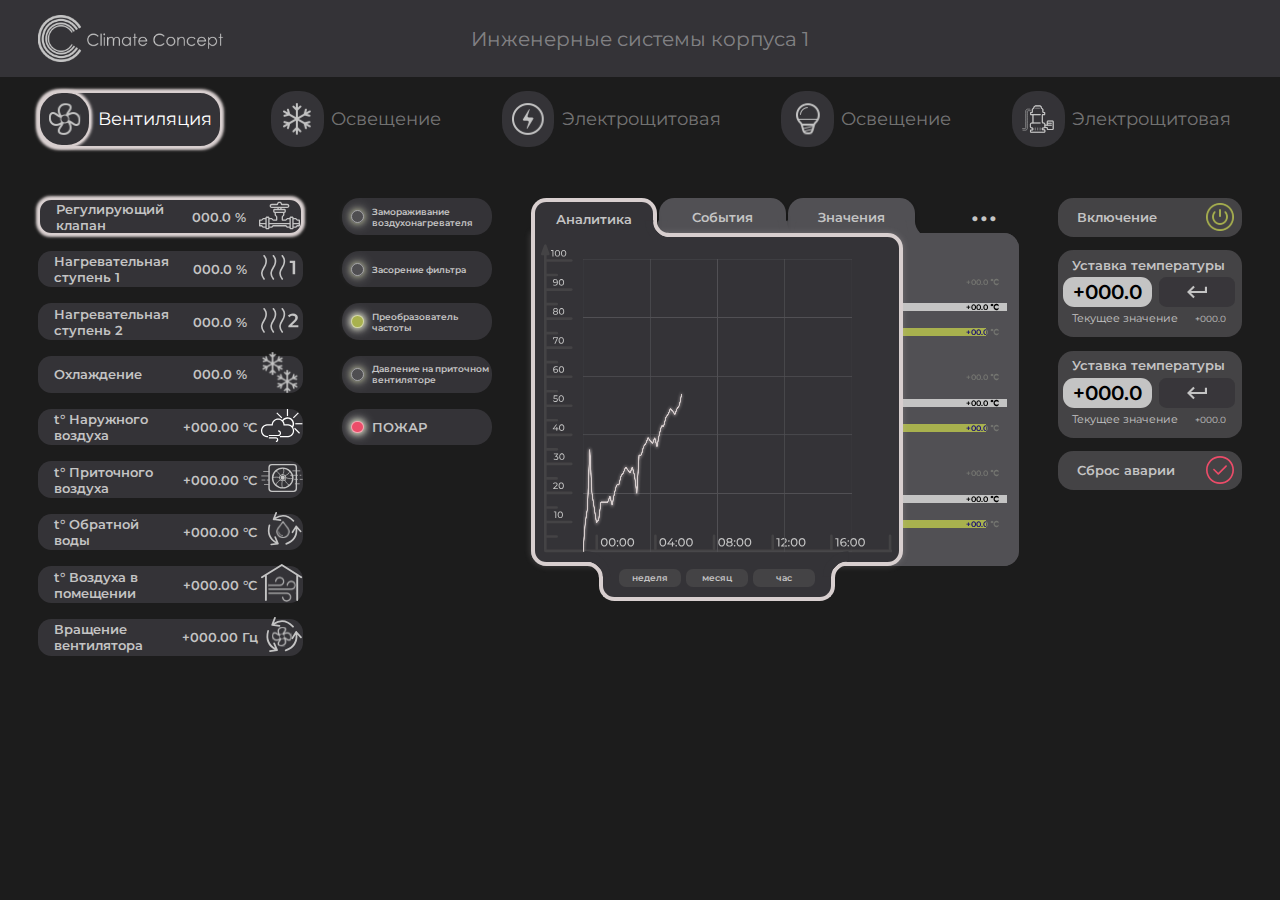
<file: index.html>
<!DOCTYPE html>
<html lang="ru">

<head>
  <meta charset="UTF-8">
  <meta name="viewport" content="width=device-width, initial-scale=1.0">
  <link rel="stylesheet" href="css/style.css">
  <link rel="preconnect" href="https://fonts.gstatic.com">
  <link href="https://fonts.googleapis.com/css2?family=Montserrat:wght@400;600;700&display=swap" rel="stylesheet">
  <title>Document</title>
</head>

<body>
  <header class="header">
    <div class="container header__wrapper">
      <a href="clear.html" class="logo">
        <img src="img/logo.png" alt="">
      </a>
      <h1 class="h1">Инженерные системы корпуса 1</h1>
    </div>
  </header>
  <main class="container">
    <nav class="main_nav">
      <ul>
        <li class="active">
          <a href="index.html"><span><img src="img/vent.svg" alt="Вентиляция"></span>Вентиляция</a>
        </li>
        <li>
          <a href="clear.html"><span><img src="img/cold.svg" alt="Освещение"></span>Освещение</a>
        </li>
        <li>
          <a href="clear.html"><span><img src="img/enrg.svg" alt="Электрощитовая"></span>Электрощитовая</a>
        </li>
        <li>
          <a href="clear.html"><span><img src="img/lamp.svg" alt="Освещение"></span>Освещение</a>
        </li>
        <li>
          <a href="clear.html"><span><img src="img/pump.svg" alt="Электрощитовая"></span>Электрощитовая</a>
        </li>
      </ul>
    </nav>
    <section class="main_content">
      <ul>
        <li>
          <ul class="buttons">
            <li><button data-color="#d8cfcf" class="button-white">
                <span>Регулирующий клапан</span>
                <span>000.0 %</span>
                <div class="img__wrapper">
                  <img src="img/clap.svg" alt="">
                </div>
              </button>
            </li>
            <li> <button data-color="#d8cfcf" class="button-white">
                <span> Нагревательная ступень 1</span>
                <span>000.0 %</span>
                <div class="img__wrapper">
                  <img src="img/heater1.svg" alt="">
                </div>
              </button>
            </li>
            <li> <button data-color="#a8b14e" class="button-green">
                <span>Нагревательная ступень 2</span>
                <span>000.0 %</span>
                <div class="img__wrapper">
                  <img src="img/heater2.svg" alt="">
                </div>
              </button>
            </li>
            <li> <button data-color="#a8b14e" class="button-green">
                <span> Охлаждение</span>
                <span>000.0 %</span>
                <div class="img__wrapper">
                  <img src="img/cold2.svg" alt="">
                </div>
              </button>
            </li>
            <li> <button data-color="#a8b14e" class="button-green">
                <span> t° Наружного воздуха</span>
                <span>+000.00 °C</span>
                <div class="img__wrapper">
                  <img src="img/outair.svg" alt="">
                </div>
              </button>
            </li>
            <li> <button data-color="#ec4c69" class="button-red">
                <span> t° Приточного воздуха</span>
                <span>+000.00 °C</span>
                <div class="img__wrapper">
                  <img src="img/moveair.svg" alt="">
                </div>
              </button>
            </li>
            <li> <button data-color="#ec4c69" class="button-red">
                <span>t° Обратной воды</span>
                <span>+000.00 °C</span>
                <div class="img__wrapper">
                  <img src="img/revwater.svg" alt="">
                </div>
              </button>
            </li>
            <li> <button data-color="#ec4c69" class="button-red">
                <span> t° Воздуха в помещении</span>
                <span>+000.00 °C</span>
                <div class="img__wrapper">
                  <img src="img/houseair.svg" alt="">
                </div>
              </button>
            </li>
            <li> <button data-color="#ec4c69" class="button-red">
                <span> Вращение вентилятора</span>
                <span>+000.00 Гц</span>
                <div class="img__wrapper">
                  <img src="img/ventspeed.svg" alt="">
                </div>
              </button>
            </li>
          </ul>
        </li>
        <li class="indicators-content">
          <ul>
            <li>
              <div class="indicator"></div><span>Замораживание воздухонагревателя</span>
            </li>
            <li>
              <div class="indicator"></div><span>Засорение фильтра</span>
            </li>
            <li>
              <div class="indicator indicator_on"></div><span>Преобразователь частоты</span>
            </li>
            <li>
              <div class="indicator"></div><span>Давление на приточном вентиляторе</span>
            </li>
            <li>
              <div class="indicator indicator_off"></div><span class="indicator-text--big">Пожар</span>
            </li>
          </ul>
        </li>
        <li class="main-content">
          <button class="dots">
            ...
          </button>
          <ul class="tabs">
            <li class="active">
              <a href="#">Аналитика</a>
            </li>
            <li>
              <a href="#">События</a>
            </li>
            <li>
              <a href="#">Значения</a>
            </li>
          </ul>
          <ul class="tabs-content">
            <li class="analytics active">
              <div class="canvas__wrapper">
                <canvas></canvas>
              </div>
              <div class="periods__wrapper">
                <ul class="periods">
                  <li>неделя</li>
                  <li>месяц</li>
                  <li>час</li>
                </ul>
              </div>
            </li>
            <li class="events">
              <table>
                <thead>
                  <tr>
                    <th>№</th>
                    <th>Установка</th>
                    <th>Наименование</th>
                    <th>T</th>
                    <th>Дата</th>
                    <th>Ст.</th>
                  </tr>
                </thead>
                <tbody>
                  <tr>
                    <td><span>1</span></td>
                    <td>Насос Н1</td>
                    <td>проблема засорение фильтра неустранима</td>
                    <td>П1-11:25</td>
                    <td>29.09.2020</td>
                    <td>
                      <div class="indicator indicator--big indicator_on"></div>
                    </td>
                  </tr>
                  <tr>
                    <td><span>2</span></td>
                    <td>Насос Н1</td>
                    <td>засорение фильтра</td>
                    <td>П1-11:25</td>
                    <td>29.09.2020</td>
                    <td>
                      <div class="indicator indicator--big indicator_on"></div>
                    </td>
                  </tr>
                  <tr>
                    <td><span>3</span></td>
                    <td>Насос Н1</td>
                    <td>засорение фильтра</td>
                    <td>П1-11:25</td>
                    <td>29.09.2020</td>
                    <td>
                      <div class="indicator indicator--big indicator_on"></div>
                    </td>
                  </tr>
                  <tr>
                    <td><span>4</span></td>
                    <td>Насос Н1</td>
                    <td>засорение фильтра</td>
                    <td>П1-11:25</td>
                    <td>29.09.2020</td>
                    <td>
                      <div class="indicator indicator--big indicator_on"></div>
                    </td>
                  </tr>
                  <tr>
                    <td><span>5</span></td>
                    <td>Насос Н1</td>
                    <td>засорение фильтра</td>
                    <td>П1-11:25</td>
                    <td>29.09.2020</td>
                    <td>
                      <div class="indicator indicator--big indicator_on"></div>
                    </td>
                  </tr>
                  <tr>
                    <td><span>6</span></td>
                    <td>Насос Н1</td>
                    <td>засорение фильтра</td>
                    <td>П1-11:25</td>
                    <td>29.09.2020</td>
                    <td>
                      <div class="indicator indicator--big indicator_on"></div>
                    </td>
                  </tr>
                  <tr>
                    <td><span>7</span></td>
                    <td>Насос Н1</td>
                    <td>засорение фильтра</td>
                    <td>П1-11:25</td>
                    <td>29.09.2020</td>
                    <td>
                      <div class="indicator indicator--big indicator_on"></div>
                    </td>
                  </tr>
                  <tr>
                    <td><span>8</span></td>
                    <td>Насос Н1</td>
                    <td>засорение фильтра</td>
                    <td>П1-11:25</td>
                    <td>29.09.2020</td>
                    <td>
                      <div class="indicator indicator--big"></div>
                    </td>
                  </tr>
                  <tr>
                    <td><span>9</span></td>
                    <td>Насос Н1</td>
                    <td>засорение фильтра</td>
                    <td>П1-11:25</td>
                    <td>29.09.2020</td>
                    <td>
                      <div class="indicator indicator--big indicator_off"></div>
                    </td>
                  </tr>
                  <tr>
                    <td><span>10</span></td>
                    <td>Насос Н1</td>
                    <td>засорение фильтра</td>
                    <td>П1-11:25</td>
                    <td>29.09.2020</td>
                    <td>
                      <div class="indicator indicator--big indicator_on"></div>
                    </td>
                  </tr>
                </tbody>
              </table>
              <div class="periods__wrapper">
                <ul class="periods">
                  <li>неделя</li>
                  <li>месяц</li>
                  <li>час</li>
                </ul>
              </div>
            </li>
            <li class="values">
              <ul class="values-list">
                <li>
                  <p class="value-name">Температура воздуха</p>
                  <p class="value-param">задан.</p>
                  <div class="value-progress__wrapper">
                    <div data-width="50%" class="value-progress"></div>
                    <p class="value-number"> +00.0 ℃</p>
                  </div>
                  <p class="value-param">среднее</p>
                  <div class="value-progress__wrapper">
                    <div data-width="100%" class="value-progress"></div>
                    <p class="value-number"> +00.0 ℃</p>
                  </div>
                  <p class="value-param">текущее</p>
                  <div class="value-progress__wrapper">
                    <div data-width="90%" class="value-progress"></div>
                    <p class="value-number"> +00.0 ℃</p>
                  </div>
                </li>
                <li>
                  <p class="value-name">Параметр 2</p>
                  <p class="value-param">задан.</p>
                  <div class="value-progress__wrapper">
                    <div data-width="50%" class="value-progress"></div>
                    <p class="value-number"> +00.0 ℃</p>
                  </div>
                  <p class="value-param">среднее</p>
                  <div class="value-progress__wrapper">
                    <div data-width="100%" class="value-progress"></div>
                    <p class="value-number"> +00.0 ℃</p>
                  </div>
                  <p class="value-param">текущее</p>
                  <div class="value-progress__wrapper">
                    <div data-width="90%" class="value-progress"></div>
                    <p class="value-number"> +00.0 ℃</p>
                  </div>
                </li>
                <li>
                  <p class="value-name">Параметр 3</p>
                  <p class="value-param">задан.</p>
                  <div class="value-progress__wrapper">
                    <div data-width="50%" class="value-progress"></div>
                    <p class="value-number"> +00.0 ℃</p>
                  </div>
                  <p class="value-param">среднее</p>
                  <div class="value-progress__wrapper">
                    <div data-width="100%" class="value-progress"></div>
                    <p class="value-number"> +00.0 ℃</p>
                  </div>
                  <p class="value-param">текущее</p>
                  <div class="value-progress__wrapper">
                    <div data-width="90%" class="value-progress"></div>
                    <p class="value-number"> +00.0 ℃</p>
                  </div>
                </li>
                <li>
                  <p class="value-name">Параметр 4</p>
                  <p class="value-param">задан.</p>
                  <div class="value-progress__wrapper">
                    <div data-width="50%" class="value-progress"></div>
                    <p class="value-number"> +00.0 ℃</p>
                  </div>
                  <p class="value-param">среднее</p>
                  <div class="value-progress__wrapper">
                    <div data-width="100%" class="value-progress"></div>
                    <p class="value-number"> +00.0 ℃</p>
                  </div>
                  <p class="value-param">текущее</p>
                  <div class="value-progress__wrapper">
                    <div data-width="90%" class="value-progress"></div>
                    <p class="value-number"> +00.0 ℃</p>
                  </div>
                </li>
                <li>
                  <p class="value-name">Параметр 5</p>
                  <p class="value-param">задан.</p>
                  <div class="value-progress__wrapper">
                    <div data-width="50%" class="value-progress"></div>
                    <p class="value-number"> +00.0 ℃</p>
                  </div>
                  <p class="value-param">среднее</p>
                  <div class="value-progress__wrapper">
                    <div data-width="100%" class="value-progress"></div>
                    <p class="value-number"> +00.0 ℃</p>
                  </div>
                  <p class="value-param">текущее</p>
                  <div class="value-progress__wrapper">
                    <div data-width="90%" class="value-progress"></div>
                    <p class="value-number"> +00.0 ℃</p>
                  </div>
                </li>
                <li>
                  <p class="value-name">Параметр 6</p>
                  <p class="value-param">задан.</p>
                  <div class="value-progress__wrapper">
                    <div data-width="50%" class="value-progress"></div>
                    <p class="value-number"> +00.0 ℃</p>
                  </div>
                  <p class="value-param">среднее</p>
                  <div class="value-progress__wrapper">
                    <div data-width="100%" class="value-progress"></div>
                    <p class="value-number"> +00.0 ℃</p>
                  </div>
                  <p class="value-param">текущее</p>
                  <div class="value-progress__wrapper">
                    <div data-width="90%" class="value-progress"></div>
                    <p class="value-number"> +00.0 ℃</p>
                  </div>
                </li>
              </ul>
              <div class="periods__wrapper">
                <ul class="periods">
                  <li>неделя</li>
                  <li>месяц</li>
                  <li>час</li>
                </ul>
              </div>
            </li>
          </ul>
        </li>
        <li class="control">
          <ul>
            <li> <button class="button-on">Включение<img src="img/onbtn.svg" alt=""></button></li>
            <li class="set-value">
              <p>Уставка температуры</p>
              <p class="d-flex"><input value="+000.0" type="text" pattern="[0-9]*" /><button><img src="img/arrow.svg"
                    alt=""></button></p>
              <p>Текущее значение <span>+000.0</span></p>
            </li>
            <li class="set-value">
              <p>Уставка температуры</p>
              <p class="d-flex"><input value="+000.0" type="text" pattern="[0-9]*" /><button><img src="img/arrow.svg"
                    alt=""></button></p>
              <p>Текущее значение <span>+000.0</span></p>
            </li>
            <li><button class="button-reset">Сброс аварии<img src="img/reset.svg" alt=""></button></li>
          </ul>
        </li>
      </ul>
    </section>
  </main>
  <script src=js.js></script>
</body>

</html>
</file>
<file: css/style.css>
html {
  -webkit-box-sizing: border-box;
          box-sizing: border-box;
}

*,
*::before,
*::after {
  -webkit-box-sizing: inherit;
          box-sizing: inherit;
}

body {
  margin: 0;
  padding: 0;
  color: #fff;
  font-weight: 600;
  font-size: 0.729vw;
  font-family: "Montserrat", Arial, sans-serif;
  background-color: #1c1c1c;
}

ul {
  margin: 0;
  padding: 0;
  list-style: none;
}

h1,
h2,
h3,
h4,
h5,
h6,
p {
  margin: 0;
}

a {
  color: inherit;
  text-decoration: none;
}

img {
  max-width: 100%;
  height: auto;
}

button {
  padding: 0;
  border: none;
  color: #fff;
  font: inherit;
  background-color: transparent;
  cursor: pointer;
}

.container {
  width: 100%;
  padding-right: 3%;
  padding-left: 3%;
}

.d-flex {
  display: -webkit-box;
  display: -ms-flexbox;
  display: flex;
}

.header {
  margin-bottom: 1.04vw;
  background-color: #343337;
}

.header__wrapper {
  position: relative;
  display: -webkit-box;
  display: -ms-flexbox;
  display: flex;
  -webkit-box-align: center;
      -ms-flex-align: center;
          align-items: center;
  -webkit-box-pack: center;
      -ms-flex-pack: center;
          justify-content: center;
  height: 6.04vw;
  padding-top: 1.145vw;
  padding-bottom: 1.145vw;
}

.logo {
  position: absolute;
  top: 50%;
  left: 3%;
  display: block;
  width: 15%;
  margin-top: -1.822vw;
}

.h1 {
  color: rgba(255, 255, 255, 0.4);
  font-weight: 400;
  font-size: 1.562vw;
}

.main_nav ul {
  display: -webkit-box;
  display: -ms-flexbox;
  display: flex;
  -webkit-box-align: center;
      -ms-flex-align: center;
          align-items: center;
  -webkit-box-pack: justify;
      -ms-flex-pack: justify;
          justify-content: space-between;
  color: rgba(255, 255, 255, 0.4);
  font-weight: 400;
  font-size: 1.406vw;
}

.main_nav span {
  display: -webkit-box;
  display: -ms-flexbox;
  display: flex;
  -webkit-box-align: center;
      -ms-flex-align: center;
          align-items: center;
  -webkit-box-pack: center;
      -ms-flex-pack: center;
          justify-content: center;
  width: 4.1vw;
  height: 4.4vw;
  border-radius: 1.875vw;
  background-color: #343337;
}

.main_nav li {
  padding-right: 0.833vw;
  border-radius: 1.71vw;
}

.main_nav li span {
  margin-right: 0.572vw;
}

.main_nav a {
  display: -webkit-box;
  display: -ms-flexbox;
  display: flex;
  -webkit-box-align: center;
      -ms-flex-align: center;
          align-items: center;
}

.main_nav li.active {
  border: 0.20833vw solid #d8cfcf;
  padding-right: 0.625vw;
  margin-right: -0.104vw;
  color: #fff;
  background-color: #343337;
  -webkit-box-shadow: 0px 0px 0.20833vw 0.104vw #d8cfcf;
          box-shadow: 0px 0px 0.20833vw 0.104vw #d8cfcf;
}

.main_nav li.active span {
  margin-top: -0.156vw;
  margin-bottom: -0.104vw;
  margin-left: -0.156vw;
  border: 0.20833vw solid #d8cfcf;
  -webkit-box-shadow: 0px 0px 0.20833vw 0.104vw #d8cfcf;
          box-shadow: 0px 0px 0.20833vw 0.104vw #d8cfcf;
}

.main_nav img {
  width: 2.5vw;
}

.main_content {
  margin-top: 3.96vw;
}

.main_content > ul {
  display: -webkit-box;
  display: -ms-flexbox;
  display: flex;
  -webkit-box-pack: justify;
      -ms-flex-pack: justify;
          justify-content: space-between;
}

.main_content > ul > li:first-child {
  width: 22%;
}

.buttons li button {
  display: -webkit-box;
  display: -ms-flexbox;
  display: flex;
  -webkit-box-align: center;
      -ms-flex-align: center;
          align-items: center;
  -webkit-box-pack: justify;
      -ms-flex-pack: justify;
          justify-content: space-between;
  width: 100%;
  height: 2.86vw;
  margin-bottom: 1.25vw;
  padding-left: 1.25vw;
  border-radius: 1.04vw;
  color: #c4c4c4;
  font-size: 1.04vw;
  text-align: left;
  background-color: #343337;
  outline: none;
  -webkit-transition: all 0.3s ease;
  transition: all 0.3s ease;
}

.buttons li button span:first-child {
  width: 50%;
  min-width: 50%;
}

.buttons li button span:last-of-type {
  min-width: 33%;
  text-align: center;
}

.buttons li button .img__wrapper {
  min-width: 17%;
}

.buttons li button.active {
  -webkit-transition: all 0.3s ease;
  transition: all 0.3s ease;
}

.button-green.active {
  border: 0.20833vw solid #a8b14e;
  -webkit-box-shadow: 0px 0px 0.20833vw 0.104vw #a8b14e;
          box-shadow: 0px 0px 0.20833vw 0.104vw #a8b14e;
}

.button-white.active {
  border: 0.20833vw solid #d8cfcf;
  -webkit-box-shadow: 0px 0px 0.20833vw 0.104vw #d8cfcf;
          box-shadow: 0px 0px 0.20833vw 0.104vw #d8cfcf;
}

.button-red.active {
  border: 0.20833vw solid #ec4c69;
  -webkit-box-shadow: 0px 0px 0.20833vw 0.104vw #ec4c69;
          box-shadow: 0px 0px 0.20833vw 0.104vw #ec4c69;
}

.indicators-content {
  width: 11.7vw;
  color: #c4c4c4;
}

.indicators-content li {
  display: -webkit-box;
  display: -ms-flexbox;
  display: flex;
  -webkit-box-align: center;
      -ms-flex-align: center;
          align-items: center;
  min-height: 2.86vw;
  padding-left: 0.729vw;
  border-radius: 1.354vw;
  background-color: #343337;
}

.indicators-content li:not(:last-child) {
  margin-bottom: 1.25vw;
}

.indicator {
  min-width: 1vw;
  height: 1vw;
  margin-right: 0.625vw;
  border: 0.156vw solid rgba(255, 255, 255, 0.5);
  border-radius: 50%;
  -webkit-box-shadow: 0px 0px 0.52vw #c4c89f;
          box-shadow: 0px 0px 0.52vw #c4c89f;
  -webkit-filter: drop-shadow(0px 0px 0.364vw #fff);
          filter: drop-shadow(0px 0px 0.364vw #fff);
}

.indicator_on {
  background: #a8b14e;
}

.indicator_off {
  background: #ec4c69;
}

.indicator-text--big {
  font-size: 1.04vw;
  line-height: 1.25vw;
  text-transform: uppercase;
}

.indicator--big {
  min-width: 1.38vw;
  height: 1.38vw;
}

.main-content {
  position: relative;
  min-width: 40.55%;
}

.dots {
  position: absolute;
  top: 0.625vw;
  right: 1.562vw;
  color: #c4c4c4;
  font-weight: 900;
  font-size: 1.458vw;
  line-height: 1;
  letter-spacing: 0.16em;
  text-align: center;
}

ul.tabs {
  display: -webkit-box;
  display: -ms-flexbox;
  display: flex;
  overflow: hidden;
}

ul.tabs > li {
  position: relative;
  z-index: 1;
  width: 9.9vw;
  height: 3.1vw;
  margin-right: 0.15vw;
  border-top-left-radius: 1.2vw;
  border-top-right-radius: 1.2vw;
  background-color: #515054;
  -webkit-box-shadow: 0px 4px 4px rgba(0, 0, 0, 0.25);
          box-shadow: 0px 4px 4px rgba(0, 0, 0, 0.25);
}

ul.tabs > li > a {
  display: block;
  height: 100%;
  color: #c4c4c4;
  font-size: 1.04vw;
  line-height: 3.1vw;
  text-align: center;
}

ul.tabs > li:last-child {
  z-index: 0;
}

ul.tabs > li.active {
  z-index: 3;
  border-color: #d8cfcf;
  border-style: solid;
  border-width: 4px 4px 0px;
  background: #343337;
}

ul.tabs > li.active::before {
  border-color: transparent #343337 transparent transparent;
}

ul.tabs > li.active::after {
  border-color: transparent transparent transparent #343337;
}

ul.tabs > li.active > a {
  line-height: 2.7vw;
}

ul.tabs > li:not(:first-child):before,
ul.tabs > li:after {
  position: absolute;
  bottom: calc(-0.4962vw - 2px);
  width: calc(3.3924vw + 8px);
  height: calc(3.3924vw + 8px);
  border-style: solid;
  border-width: calc(0.4962vw + 3px);
  border-radius: 100%;
  background: transparent;
  content: "";
  pointer-events: none;
}

ul.tabs > li:before {
  left: calc(-2.8962vw - 6px);
  border-color: transparent #515054 transparent transparent;
  -webkit-transform: rotate(45deg);
          transform: rotate(45deg);
}

ul.tabs > li:after {
  right: calc(-2.8962vw - 6px);
  border-color: transparent transparent transparent #515054;
  -webkit-transform: rotate(-45deg);
          transform: rotate(-45deg);
}

ul.tabs > li:not(:first-child).active a:before,
ul.tabs > li.active a:after {
  position: absolute;
  bottom: 1px;
  z-index: 1;
  width: 2.3958vw;
  height: 2.3958vw;
  border-style: solid;
  border-width: 4px;
  border-radius: 100%;
  background: transparent;
  content: "";
  pointer-events: none;
}

ul.tabs > li.active a:before {
  right: 100%;
  border-color: transparent #d8cfcf transparent transparent;
  -webkit-transform: rotate(45deg);
          transform: rotate(45deg);
}

ul.tabs > li.active a:after {
  left: 100%;
  border-color: transparent transparent transparent #d8cfcf;
  -webkit-transform: rotate(-45deg);
          transform: rotate(-45deg);
}

.tabs-content {
  margin-top: -5px;
}

.tabs-content > li {
  -webkit-transform-origin: center left;
          transform-origin: center left;
  position: absolute;
  left: 0;
  z-index: 1;
  height: 26vw;
  border-radius: 1.197vw;
  color: #515054;
  background-color: #515054;
}

.tabs-content > li.active {
  z-index: 2;
  border: 4px solid #d8cfcf;
  background-color: #343337;
  -webkit-box-shadow: 0px 0px 0.52vw rgba(216, 207, 207, 0.25);
          box-shadow: 0px 0px 0.52vw rgba(216, 207, 207, 0.25);
}

.tabs-content > li.active .periods__wrapper {
  display: block;
  border-color: #d8cfcf;
  border-style: solid;
  border-width: 0px 4px 4px;
}

.tabs-content > li:first-child {
  border-radius: 0 1.197vw 1.197vw;
}

@-webkit-keyframes anim {
  from {
    -webkit-transform: scaleX(0.9);
            transform: scaleX(0.9);
  }
  to {
    -webkit-transform: scaleX(1);
            transform: scaleX(1);
  }
}

@keyframes anim {
  from {
    -webkit-transform: scaleX(0.9);
            transform: scaleX(0.9);
  }
  to {
    -webkit-transform: scaleX(1);
            transform: scaleX(1);
  }
}

.analytics {
  padding: 0.52vw;
}

canvas {
  margin-top: 1.237vw;
  margin-bottom: 0.25vw;
  margin-left: 11.9%;
  margin-right: 12.5%;
  width: 76.7%;
  height: calc(100% - 1.487vw);
  position: relative;
  z-index: 1;
}

.canvas__wrapper {
  height: 100%;
  background-image: url(../img/canvas_bg.svg);
  background-size: cover;
  background-repeat: no-repeat;
}

.periods__wrapper {
  position: absolute;
  top: 100%;
  left: 50%;
  z-index: 1;
  display: none;
  width: 18.49vw;
  height: 3.125vw;
  margin-top: -1px;
  margin-left: -9.245vw;
  padding: 0.677vw 1.258vw 0.885vw;
  border-radius: 0 0 1.197vw 1.197vw;
  background-color: #343337;
}

.periods__wrapper:before, .periods__wrapper:after {
  position: absolute;
  top: 1px;
  z-index: 2;
  width: 2.3958vw;
  height: 2.3958vw;
  border-color: #d8cfcf transparent transparent transparent;
  border-style: solid;
  border-width: 4px;
  border-radius: 100%;
  background: transparent;
  content: "";
  pointer-events: none;
}

.periods__wrapper:before {
  right: 100%;
  -webkit-transform: rotate(45deg);
          transform: rotate(45deg);
}

.periods__wrapper:after {
  left: 100%;
  -webkit-transform: rotate(-45deg);
          transform: rotate(-45deg);
}

.periods {
  display: -webkit-box;
  display: -ms-flexbox;
  display: flex;
  -webkit-box-pack: justify;
      -ms-flex-pack: justify;
          justify-content: space-between;
}

.periods li {
  min-width: 4.84vw;
  height: 1.39vw;
  border-radius: 0.52vw;
  color: #c4c4c4;
  line-height: 1.39vw;
  text-align: center;
  background: #444345;
  cursor: pointer;
}

.periods:before, .periods:after {
  position: absolute;
  top: calc(-0.4962vw - 3px);
  z-index: 1;
  width: calc(3.3924vw + 8px);
  height: calc(3.3924vw + 8px);
  border-color: #343337 transparent transparent transparent;
  border-style: solid;
  border-width: calc(0.4962vw + 4px);
  border-radius: 100%;
  background: transparent;
  content: "";
  pointer-events: none;
}

.periods:before {
  left: calc(-2.8962vw - 6px);
  -webkit-transform: rotate(45deg);
          transform: rotate(45deg);
}

.periods:after {
  right: calc(-2.8962vw - 6px);
  -webkit-transform: rotate(-45deg);
          transform: rotate(-45deg);
}

.events {
  padding: 1.094vw 0.937vw;
}

.events table {
  width: 100%;
  text-align: center;
}

.events table td {
  height: 1.875vw;
  color: #c4c4c4;
  line-height: 0.885vw;
}

.events table td:first-child span:after {
  content: "";
  display: block;
  margin: auto;
  height: 0.20833vw;
  width: 1.04vw;
  background-color: #444345;
}

.events table td:nth-child(3) {
  overflow: hidden;
  font-size: 0.937vw;
  text-overflow: ellipsis;
  white-space: nowrap;
  max-width: 100%;
  max-width: 16.25vw;
  text-align: left;
}

.events table th {
  color: #1c1c1c;
  font-weight: 700;
  font-size: 0.885vw;
  padding-bottom: 1vw;
}

.events table th:first-child,
.events table td:first-child {
  width: 1.823vw;
}

.events table th:nth-child(2),
.events table td:nth-child(2) {
  width: 5.88vw;
}

.events table th:nth-child(3),
.events table td:nth-child(3) {
  width: 16.25vw;
}

.events table th:nth-child(4),
.events table td:nth-child(4) {
  width: 3.75vw;
}

.events table th:nth-child(5),
.events table td:nth-child(5) {
  width: 5.677vw;
}

.events table th:nth-child(6),
.events table td:nth-child(6) {
  width: 1.979vw;
}

.values {
  padding: 1.094vw 0.937vw;
}

.values-list {
  display: -webkit-box;
  display: -ms-flexbox;
  display: flex;
  -webkit-box-pack: justify;
      -ms-flex-pack: justify;
          justify-content: space-between;
  -ms-flex-wrap: wrap;
      flex-wrap: wrap;
}

.values-list li {
  width: 16.2vw;
  margin-bottom: 0.52vw;
}

.value-name {
  font-weight: bold;
  font-size: 0.833vw;
  line-height: 1.04vw;
  color: #1c1c1c;
}

.value-param {
  font-weight: bold;
  line-height: 0.729vw;
  color: #c4c4c4;
  margin-top: 0.312vw;
  margin-bottom: 0.312vw;
}

.value-progress__wrapper {
  height: 0.625vw;
  width: 100%;
  position: relative;
}

.value-progress__wrapper:last-child .value-progress {
  background-color: #a8b14e;
}

.value-progress {
  height: 100%;
  width: 0%;
  -webkit-transition: width 1.5s linear;
  transition: width 1.5s linear;
  background-color: #c4c4c4;
}

.value-number {
  position: absolute;
  top: 0;
  right: 0.572vw;
  font-size: 0.625vw;
  line-height: 0.625vw;
  color: #343337;
  color: #c4c4c4;
  mix-blend-mode: difference;
}

.control {
  min-width: 14.375vw;
  max-width: 14.375vw;
}

.control ul li:not(:last-child) {
  margin-bottom: 1.04vw;
}

.button-on,
.button-reset {
  display: -webkit-box;
  display: -ms-flexbox;
  display: flex;
  -webkit-box-align: center;
      -ms-flex-align: center;
          align-items: center;
  -webkit-box-pack: justify;
      -ms-flex-pack: justify;
          justify-content: space-between;
  width: 100%;
  height: 3vw;
  padding-right: 0.615vw;
  padding-left: 1.52vw;
  border-radius: 1.197vw;
  color: #c4c4c4;
  font-size: 1.04vw;
  background-color: #444345;
}

.button-on img,
.button-reset img {
  width: 2.187vw;
}

.set-value {
  border-radius: 1.197vw;
  padding-left: 0.4vw;
  padding-right: 0.5vw;
  padding-top: 0.20833vw;
  padding-bottom: 0.4vw;
  color: #c4c4c4;
  background-color: #444345;
}

.set-value p {
  font-size: 1.04vw;
  line-height: 1.927vw;
  text-align: center;
}

.set-value p span {
  font-size: 0.729vw;
}

.set-value p:last-of-type {
  font-weight: 400;
  font-size: 0.83vw;
  text-align: center;
  display: -webkit-box;
  display: -ms-flexbox;
  display: flex;
  -webkit-box-align: center;
      -ms-flex-align: center;
          align-items: center;
  -ms-flex-pack: distribute;
      justify-content: space-around;
}

.set-value input {
  width: 7vw;
  border: none;
  border-radius: 0.885vw;
  text-align: center;
  font: inherit;
  font-size: 1.56vw;
  margin-right: 0.52vw;
  background-color: #c4c4c4;
}

.set-value button {
  display: -webkit-box;
  display: -ms-flexbox;
  display: flex;
  width: 6vw;
  padding-top: 0.4vw;
  padding-bottom: 0.4vw;
  border-radius: 0.572vw;
  background-color: rgba(52, 51, 55, 0.78);
  -webkit-box-align: center;
      -ms-flex-align: center;
          align-items: center;
  -webkit-box-pack: center;
      -ms-flex-pack: center;
          justify-content: center;
}

.set-value img {
  width: 1.56vw;
}

@media (max-width: 800px) {
  body {
    font-size: 1.8225vw;
  }
  .header {
    width: 100%;
    position: fixed;
    z-index: 5;
  }
  .header__wrapper {
    display: block;
    height: 18vw;
    padding-top: 2.29vw;
    padding-bottom: 2.29vw;
  }
  .logo {
    width: 100%;
    padding-top: 1.5vw;
    position: static;
    margin-bottom: 1.5vw;
  }
  .logo img {
    width: 34vw;
  }
  .h1 {
    font-size: 3.124vw;
  }
  main {
    padding-top: 32vw;
  }
  .main_nav {
    top: 21vw;
    width: 100%;
    position: fixed;
    z-index: 5;
  }
  .main_nav ul {
    font-size: 2.812vw;
    -webkit-box-pack: center;
        -ms-flex-pack: center;
            justify-content: center;
  }
  .main_nav span {
    width: 8.2vw;
    height: 8.8vw;
    border-radius: 50%;
  }
  .main_nav li {
    border: none;
    font-size: 0;
    padding-right: 0;
  }
  .main_nav li:not(:last-child) {
    margin-right: 2.5vw;
  }
  .main_nav li.active {
    padding-right: 0;
    border: none;
    -webkit-box-shadow: none;
            box-shadow: none;
    background-color: transparent;
  }
  .main_nav li.active span {
    border-width: 0.416vw;
    -webkit-box-shadow: none;
            box-shadow: none;
    -webkit-box-shadow: 0px 0px 0.416vw 0.20833vw #d8cfcf;
            box-shadow: 0px 0px 0.416vw 0.20833vw #d8cfcf;
  }
  .main_nav li span {
    margin-right: 0;
  }
  .main_nav img {
    width: 5vw;
  }
  .main_content > ul {
    -ms-flex-wrap: wrap;
        flex-wrap: wrap;
    -webkit-box-pack: center;
        -ms-flex-pack: center;
            justify-content: center;
  }
  .main_content > ul > li:first-child {
    min-width: 45vw;
    margin-right: 4vw;
  }
  .indicators-content {
    min-width: 30vw;
    margin-left: 4vw;
  }
  .main-content {
    margin: auto;
    margin-top: 0;
    margin-bottom: 10vw;
    min-width: 81.1%;
    margin-left: 9.45%;
  }
  .control {
    margin-bottom: 20vw;
    min-width: 15vw;
  }
  .buttons {
    margin-bottom: 10vw;
  }
  .buttons li button {
    width: 100%;
    height: 6.4vw;
    margin-bottom: 2.08vw;
    padding-left: 2.5vw;
    padding-right: 1vw;
    border-radius: 3.2vw;
    color: #c4c4c4;
    font-size: 2.08vw;
    text-align: left;
    background-color: #343337;
  }
  .buttons li button span:first-child {
    width: 50%;
    min-width: 50%;
  }
  .buttons li button span:last-of-type {
    min-width: 33%;
    text-align: center;
  }
  .buttons li button .img__wrapper {
    min-width: 17%;
  }
  .button-green.active {
    border: 0.41666vw solid #a8b14e;
    -webkit-box-shadow: 0px 0px 0.41666vw 0.208vw #a8b14e;
            box-shadow: 0px 0px 0.41666vw 0.208vw #a8b14e;
  }
  .button-white.active {
    border: 0.41666vw solid #d8cfcf;
    -webkit-box-shadow: 0px 0px 0.41666vw 0.208vw #d8cfcf;
            box-shadow: 0px 0px 0.41666vw 0.208vw #d8cfcf;
  }
  .button-red.active {
    border: 0.41666vw solid #ec4c69;
    -webkit-box-shadow: 0px 0px 0.41666vw 0.208vw #ec4c69;
            box-shadow: 0px 0px 0.41666vw 0.208vw #ec4c69;
  }
  .indicators-content {
    width: 23.4vw;
    color: #c4c4c4;
  }
  .indicators-content li {
    display: -webkit-box;
    display: -ms-flexbox;
    display: flex;
    -webkit-box-align: center;
        -ms-flex-align: center;
            align-items: center;
    min-height: 5.72vw;
    padding-left: 1.5vw;
    border-radius: 2.86vw;
    background-color: #343337;
  }
  .indicators-content li:not(:last-child) {
    margin-bottom: 2.5vw;
  }
  .indicator {
    min-width: 2vw;
    height: 2vw;
    margin-right: 1.2vw;
    border: 0.156vw solid rgba(255, 255, 255, 0.5);
    border-radius: 50%;
    -webkit-box-shadow: 0px 0px 1.04vw #c4c89f;
            box-shadow: 0px 0px 1.04vw #c4c89f;
    -webkit-filter: drop-shadow(0px 0px 0.728vw #fff);
            filter: drop-shadow(0px 0px 0.728vw #fff);
  }
  .indicator_on {
    background: #a8b14e;
  }
  .indicator_off {
    background: #ec4c69;
  }
  .indicator-text--big {
    font-size: 2.08vw;
    line-height: 2.5vw;
    text-transform: uppercase;
  }
  .indicator--big {
    min-width: 2.76vw;
    height: 2.76vw;
  }
  .dots {
    top: 1.25vw;
    right: 3.124vw;
    font-size: 2.916vw;
  }
  ul.tabs > li {
    width: 19.8vw;
    height: 6.2vw;
    margin-right: 0.3vw;
    border-top-left-radius: 2.4vw;
    border-top-right-radius: 2.4vw;
    -webkit-box-shadow: 0px 0.416vw 0.416vw rgba(0, 0, 0, 0.25);
            box-shadow: 0px 0.416vw 0.416vw rgba(0, 0, 0, 0.25);
  }
  ul.tabs > li > a {
    font-size: 2.08vw;
    line-height: 6.2vw;
  }
  ul.tabs > li.active {
    border-width: 3px 3px 0px;
  }
  ul.tabs > li.active > a {
    line-height: 5.3vw;
  }
  ul.tabs > li:not(:first-child):before,
  ul.tabs > li:after {
    bottom: calc(-0.9924vw - 2px);
    width: calc(6.7848vw + 6px);
    height: calc(6.7848vw + 6px);
    border-width: calc(0.9924vw + 3px);
  }
  ul.tabs > li:before {
    left: calc(-5.7924vw - 4px);
  }
  ul.tabs > li:after {
    right: calc(-5.7924vw - 4px);
  }
  ul.tabs > li:not(:first-child).active a:before,
  ul.tabs > li.active a:after {
    width: 4.8vw;
    height: 4.8vw;
    border-width: 3px;
  }
  .tabs-content {
    height: 52vw;
    margin-top: -4px;
  }
  .tabs-content > li {
    height: 52vw;
    border-radius: 2.394vw;
  }
  .tabs-content > li.active {
    border: 3px solid #d8cfcf;
    -webkit-box-shadow: 0px 0px 1.04vw rgba(216, 207, 207, 0.25);
            box-shadow: 0px 0px 1.04vw rgba(216, 207, 207, 0.25);
  }
  .tabs-content > li.active .periods__wrapper {
    border-width: 0px 3px 3px;
  }
  .tabs-content > li:first-child {
    border-radius: 0 2.394vw 2.394vw;
  }
  .analytics {
    padding: 1.04vw;
  }
  canvas {
    margin-top: 2.5vw;
    margin-bottom: 0.75vw;
    margin-left: 11.9%;
    margin-right: 11.5%;
    width: 77.7%;
    height: calc(100% - 3.25vw);
  }
  .periods__wrapper {
    width: 36.98vw;
    height: 6.25vw;
    margin-left: -18.49vw;
    padding: 1.354vw 2.516vw 1.77vw;
    border-radius: 0 0 2.394vw 2.394vw;
  }
  .periods__wrapper:before, .periods__wrapper:after {
    top: 1px;
    width: 4.8vw;
    height: 4.8vw;
    border-width: 3px;
  }
  .periods li {
    min-width: 9.68vw;
    height: 2.78vw;
    border-radius: 1.04vw;
    line-height: 2.78vw;
  }
  .periods:before, .periods:after {
    top: calc(-0.9924vw - 2px);
    width: calc( 6.7848vw + 6px);
    height: calc( 6.7848vw + 6px);
    border-width: calc(0.9924vw + 3px);
  }
  .periods:before {
    left: calc( -5.7924vw - 5px);
  }
  .periods:after {
    right: calc( -5.7924vw - 5px);
  }
  .events {
    padding: 2.188vw 1.874vw;
  }
  .events table td {
    height: 3.75vw;
    line-height: 1.77vw;
  }
  .events table td:first-child span:after {
    height: 0.41666vw;
    width: 2.08vw;
  }
  .events table td:nth-child(3) {
    font-size: 1.874vw;
    max-width: 28.5vw;
  }
  .events table th {
    font-size: 1.77vw;
    padding-bottom: 2vw;
  }
  .events table th:first-child,
  .events table td:first-child {
    width: 3.6vw;
  }
  .events table th:nth-child(2),
  .events table td:nth-child(2) {
    width: 11.6vw;
  }
  .events table th:nth-child(3),
  .events table td:nth-child(3) {
    width: 28vw;
  }
  .events table th:nth-child(4),
  .events table td:nth-child(4) {
    width: 10vw;
  }
  .events table th:nth-child(5),
  .events table td:nth-child(5) {
    width: 11.34vw;
  }
  .events table th:nth-child(6),
  .events table td:nth-child(6) {
    width: 3.94vw;
  }
  .values {
    padding: 2.188vw 1.874vw;
  }
  .values-list li {
    width: 32.4vw;
    margin-bottom: 1.04vw;
  }
  .value-name {
    font-size: 1.666vw;
    line-height: 2.08vw;
  }
  .value-param {
    line-height: 1.458vw;
    margin-top: 0.624vw;
    margin-bottom: 0.624vw;
  }
  .value-progress__wrapper {
    height: 1.25vw;
  }
  .value-number {
    right: 1.144vw;
    font-size: 1.25vw;
    line-height: 1.25vw;
  }
  .control {
    min-width: 28.75vw;
    max-width: 100%;
  }
  .control ul li:not(:last-child) {
    margin-bottom: 2.08vw;
  }
  .control ul {
    display: -webkit-box;
    display: -ms-flexbox;
    display: flex;
    -ms-flex-wrap: wrap;
        flex-wrap: wrap;
    -webkit-box-pack: center;
        -ms-flex-pack: center;
            justify-content: center;
  }
  .control ul li:first-child {
    width: 30%;
    -webkit-box-ordinal-group: -1;
        -ms-flex-order: -2;
            order: -2;
    margin-right: 2.08vw;
    margin-left: 10%;
  }
  .control ul li:last-child {
    width: 30%;
    -webkit-box-ordinal-group: 0;
        -ms-flex-order: -1;
            order: -1;
    margin-right: 10%;
  }
  .control ul li:nth-child(2) {
    width: 30%;
    margin-left: 10%;
    margin-right: 2.08vw;
  }
  .control ul li:nth-child(3) {
    width: 30%;
    margin-right: 10%;
  }
  .button-on,
  .button-reset {
    height: 6vw;
    padding-right: 1.23vw;
    padding-left: 3.04vw;
    border-radius: 2.394vw;
    font-size: 2.08vw;
  }
  .button-on img,
  .button-reset img {
    width: 4.374vw;
  }
  .set-value {
    border-radius: 2.394vw;
    padding-left: 0.8vw;
    padding-right: 1vw;
    padding-top: 0.41666vw;
    padding-bottom: 0.8vw;
  }
  .set-value p {
    font-size: 2.08vw;
    line-height: 3.854vw;
  }
  .set-value p span {
    font-size: 1.458vw;
  }
  .set-value p:last-of-type {
    font-size: 1.66vw;
  }
  .set-value input {
    width: 14vw;
    border-radius: 1.77vw;
    font-size: 3.12vw;
    margin-right: 1.04vw;
  }
  .set-value button {
    width: 12vw;
    padding-top: 0.8vw;
    padding-bottom: 0.8vw;
    border-radius: 1.144vw;
  }
  .set-value img {
    width: 3.12vw;
  }
}
</file>
